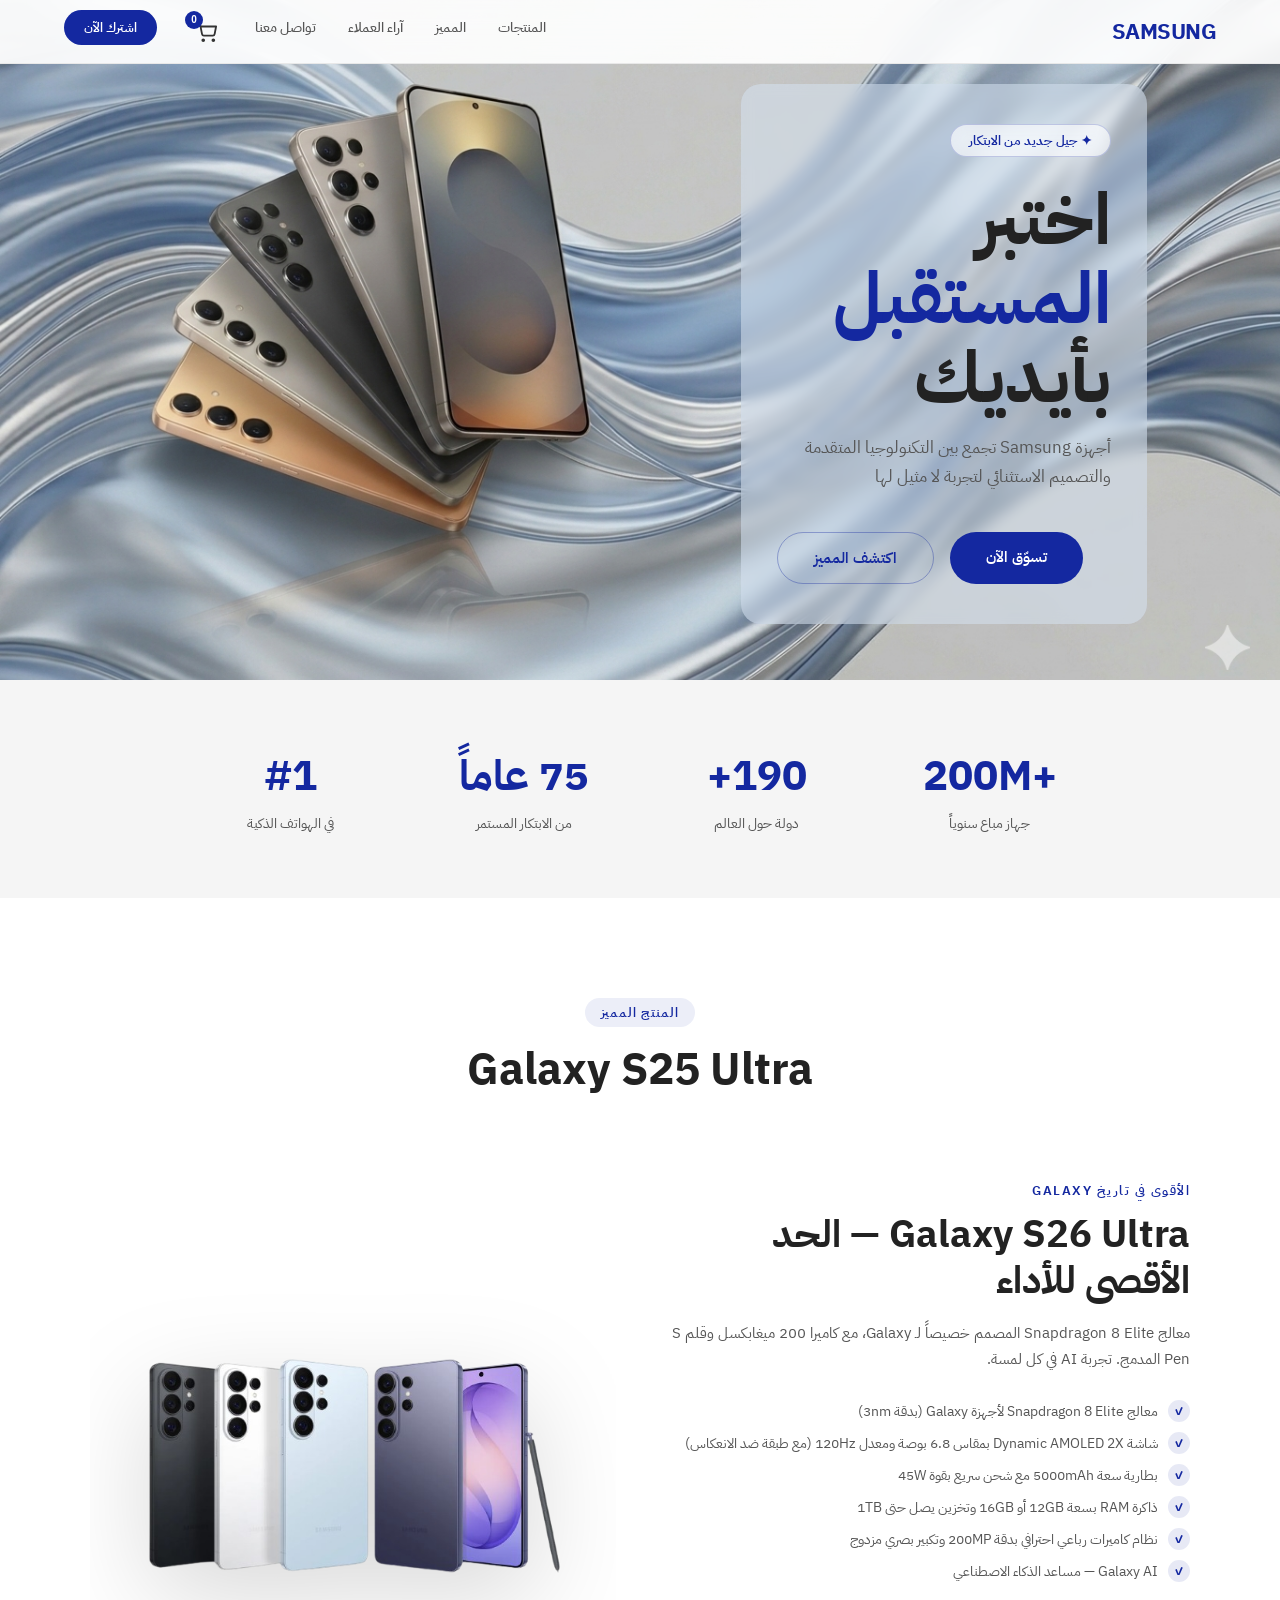
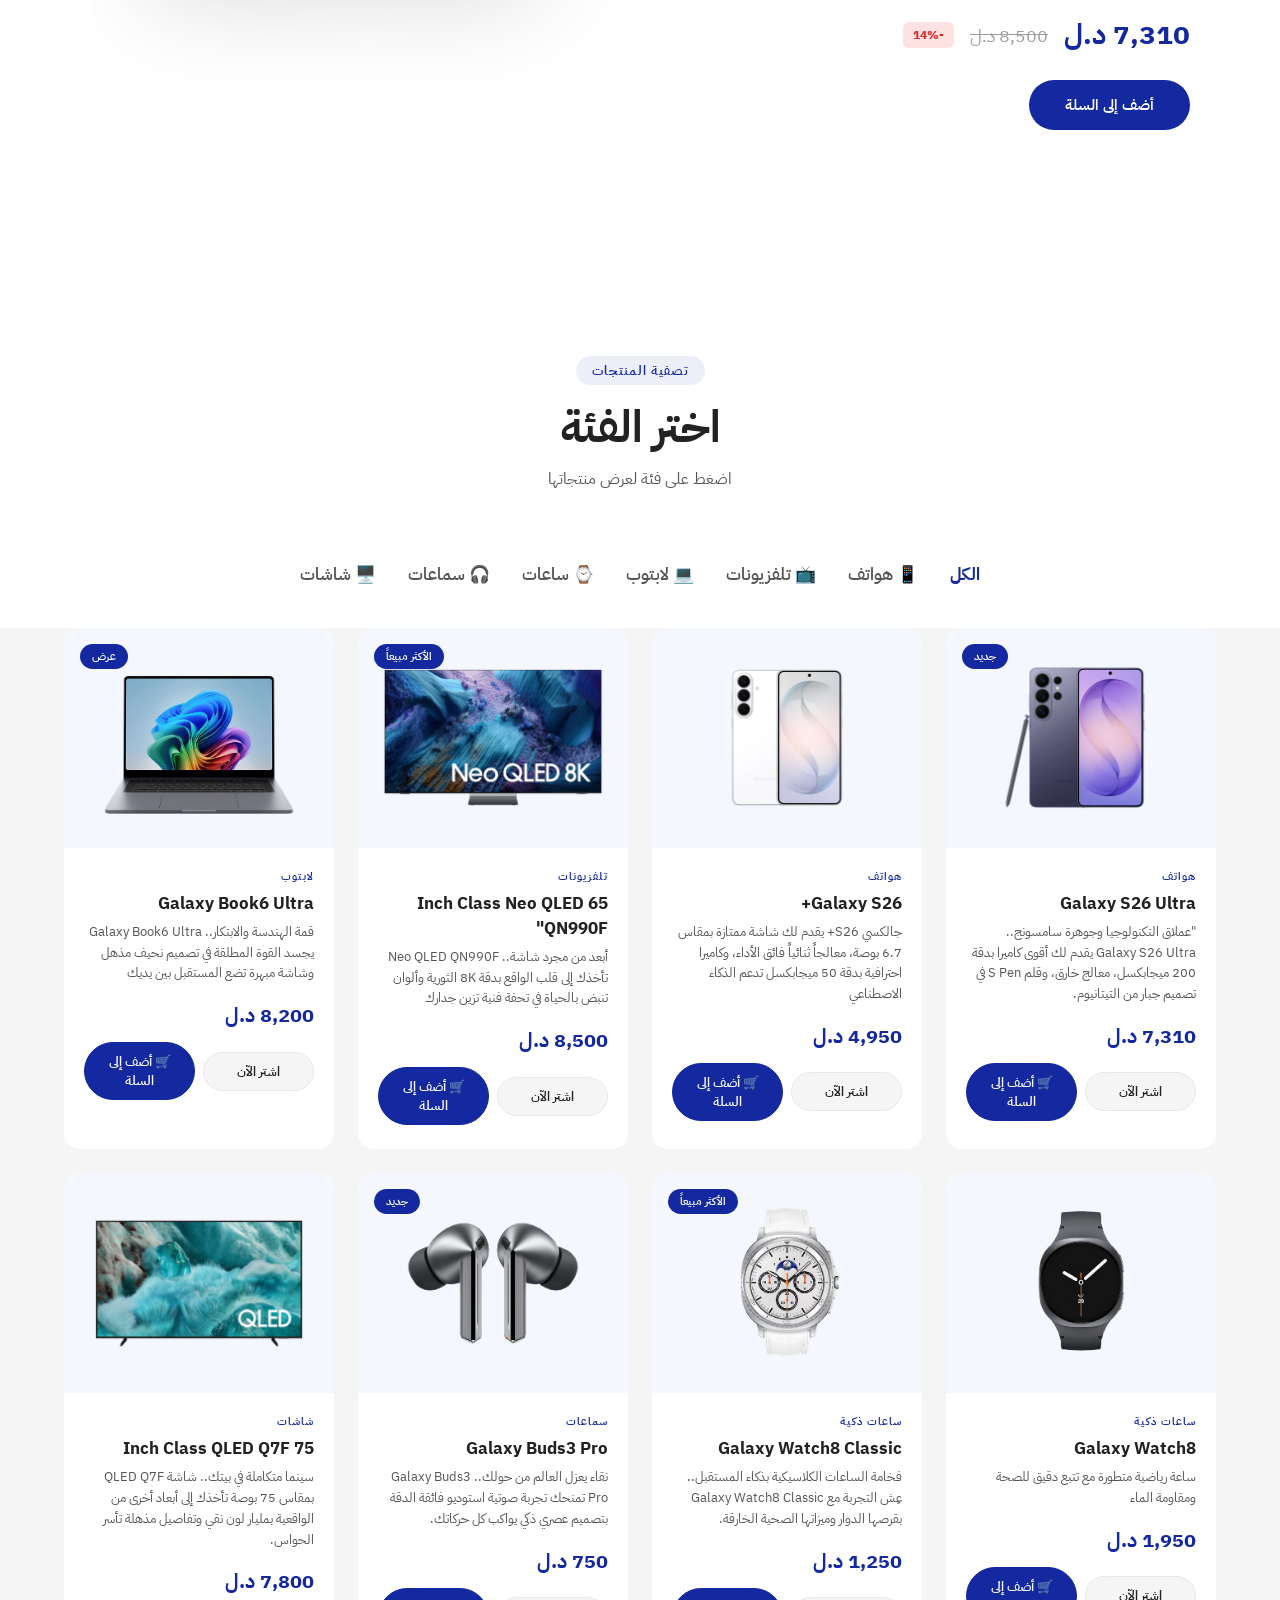
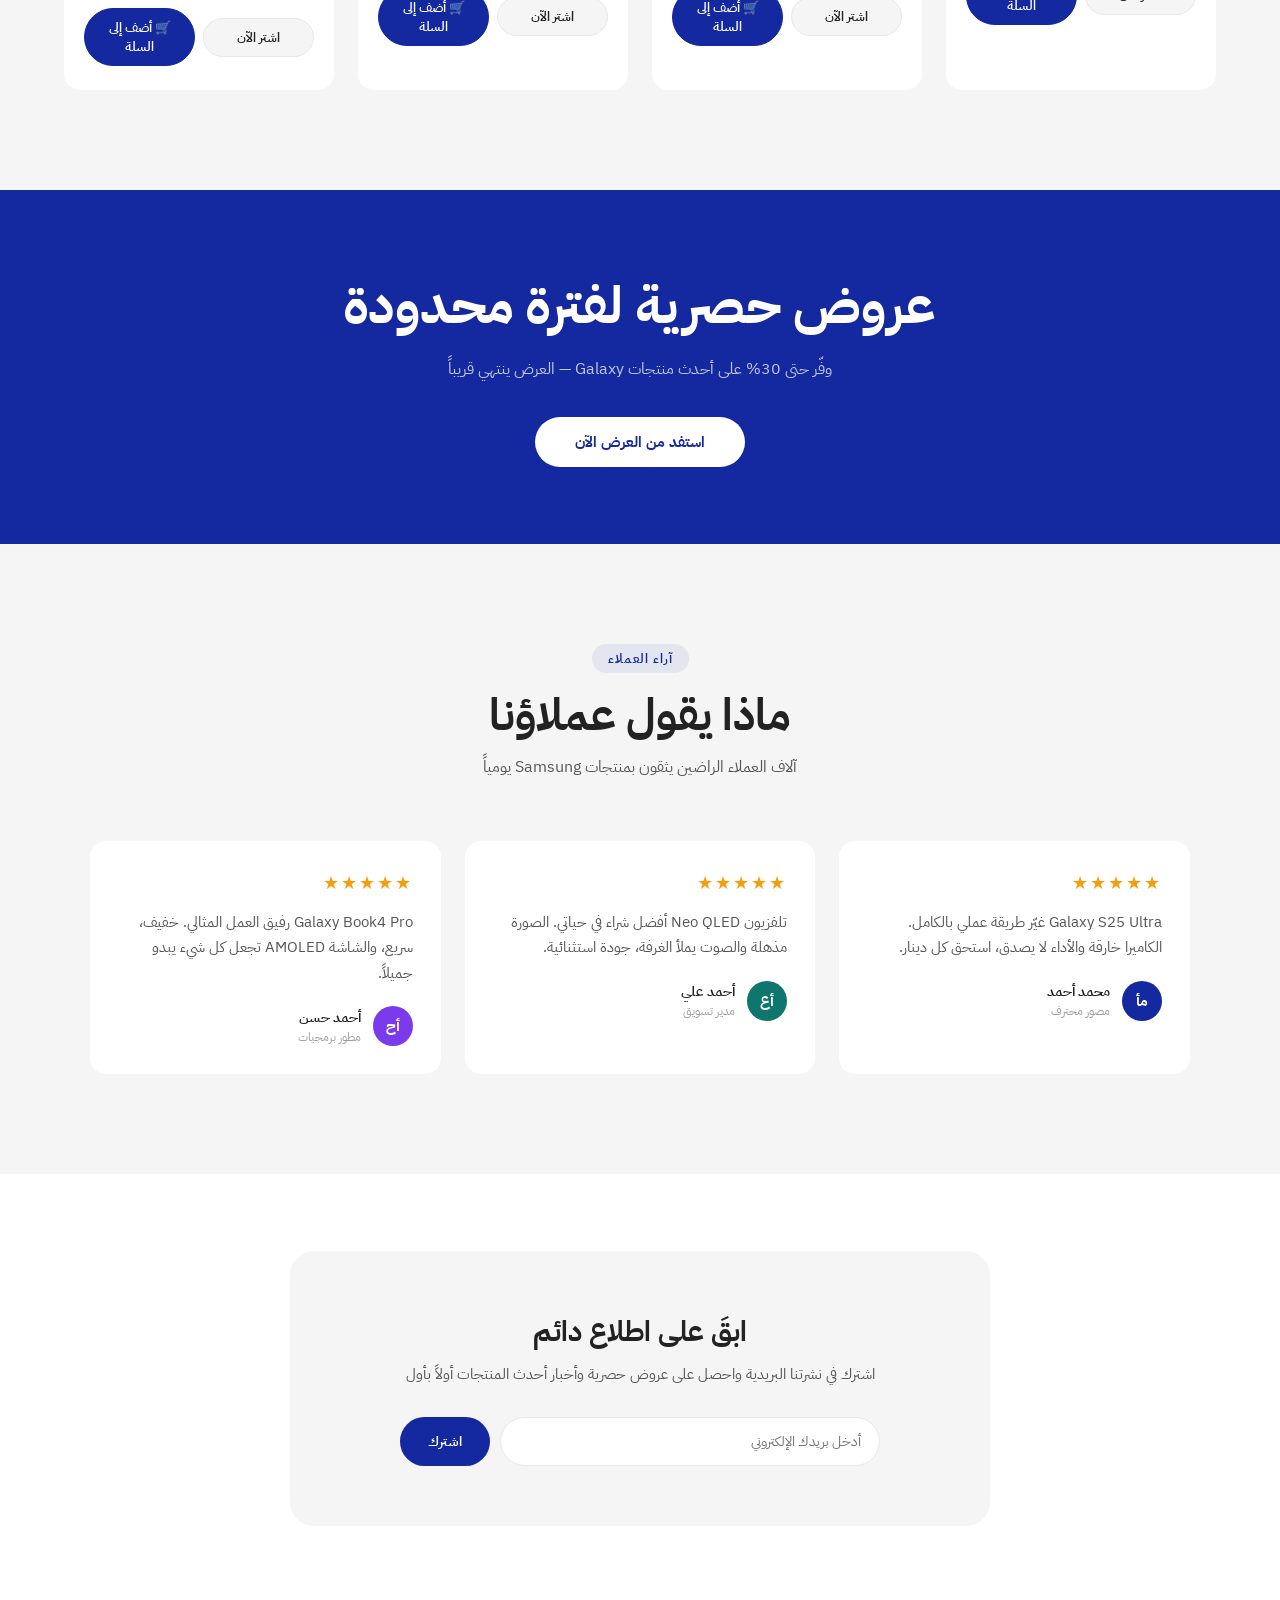
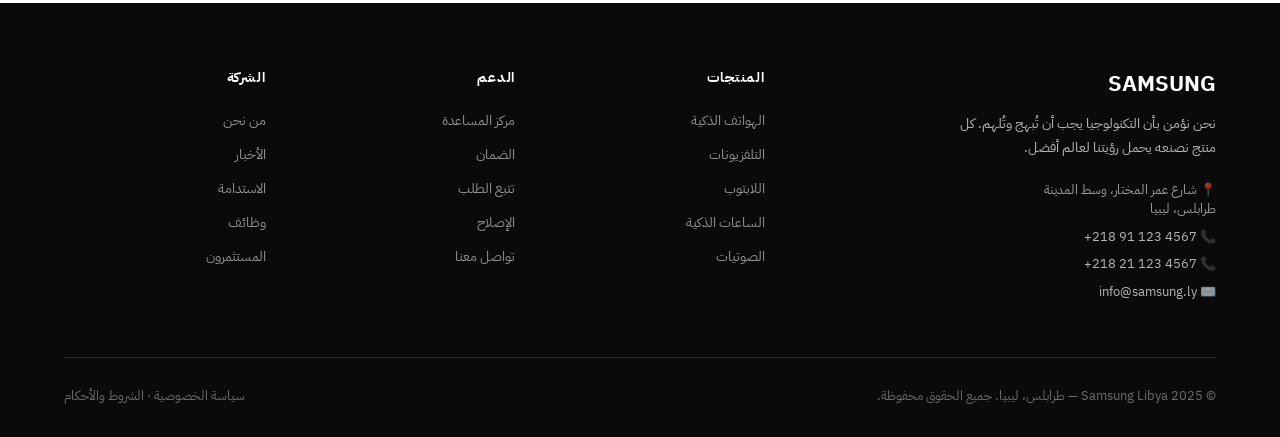
<file: index.html>
<!DOCTYPE html>
<html lang="ar" dir="rtl">
<head>
  <meta charset="UTF-8">
  <meta name="viewport" content="width=device-width, initial-scale=1.0">
  <meta name="description" content="سامسونج - اكتشف أحدث منتجات Samsung من هواتف وتلفزيونات وأجهزة منزلية">
  <meta name="keywords" content="Samsung, سامسونج, هواتف, تلفزيون, أجهزة">
  <meta name="author" content="Samsung Store">
  <title>Samsung - اكتشف الابتكار</title>
  <link rel="preconnect" href="https://fonts.googleapis.com">
  <link href="https://fonts.googleapis.com/css2?family=IBM+Plex+Sans+Arabic:wght@300;400;500;600;700&display=swap" rel="stylesheet">
  <link rel="stylesheet" href="style.css">

  <style>
    /* ── Card Video on Hover ── */
    .card-visual-video {
      position: relative;
    }
    .card-product-video {
      position: absolute;
      inset: 0;
      width: 100%;
      height: 100%;
      object-fit: contain;
      object-position: center;
      opacity: 0;
      transition: opacity 0.35s ease;
      background: #f5f7ff;
      border-radius: var(--radius, 16px) var(--radius, 16px) 0 0;
    }
    .card-visual-video.playing .card-product-video {
      opacity: 1;
    }
    .card-visual-video.playing .card-img-default {
      opacity: 0;
    }
    .card-img-default {
      transition: opacity 0.35s ease;
    }
  </style>
</head>
<body>

  <!-- NAVBAR -->
  <nav>
    <a href="#" class="nav-logo">SAMSUNG</a>
    <ul class="nav-links">
      <li><a href="#products">المنتجات</a></li>
      <li><a href="#featured">المميز</a></li>
      <li><a href="#testimonials">آراء العملاء</a></li>
      <li><a href="contact.html" target="_blank">تواصل معنا</a></li>
      <li>
        <button class="cart-btn" onclick="toggleCart()">
          <svg xmlns="http://www.w3.org/2000/svg" width="22" height="22" viewBox="0 0 24 24" fill="none" stroke="currentColor" stroke-width="2" stroke-linecap="round" stroke-linejoin="round">
            <circle cx="9" cy="21" r="1"/><circle cx="20" cy="21" r="1"/>
            <path d="M1 1h4l2.68 13.39a2 2 0 0 0 2 1.61h9.72a2 2 0 0 0 2-1.61L23 6H6"/>
          </svg>
          <span class="cart-count" id="cart-count">0</span>
        </button>
      </li>
      <li><a href="#newsletter" class="nav-cta">اشترك الآن</a></li>
    </ul>
    <!-- زر الجوال: السلة + ☰ -->
    <div class="mob-nav-right">
      <button class="cart-btn" onclick="toggleCart()">
        <svg xmlns="http://www.w3.org/2000/svg" width="22" height="22" viewBox="0 0 24 24" fill="none" stroke="currentColor" stroke-width="2" stroke-linecap="round" stroke-linejoin="round">
          <circle cx="9" cy="21" r="1"/><circle cx="20" cy="21" r="1"/>
          <path d="M1 1h4l2.68 13.39a2 2 0 0 0 2 1.61h9.72a2 2 0 0 0 2-1.61L23 6H6"/>
        </svg>
        <span class="cart-count" id="cart-count-mob">0</span>
      </button>
      <button class="nav-toggle" id="nav-toggle" onclick="toggleMenu()">☰</button>
    </div>
  </nav>

  <!-- MOBILE MENU -->
  <div class="mobile-menu" id="mobile-menu">
    <ul>
      <li><a href="#products" onclick="closeMenu()">المنتجات</a></li>
      <li><a href="#featured" onclick="closeMenu()">المميز</a></li>
      <li><a href="#testimonials" onclick="closeMenu()">آراء العملاء</a></li>
      <li><a href="contact.html" target="_blank" onclick="closeMenu()">تواصل معنا</a></li>
    </ul>
    <a href="#newsletter" class="mob-cta" onclick="closeMenu()">اشترك الآن</a>
  </div>

  <!-- HERO -->
  <section class="hero">
    <img src="2.png" alt="" class="hero-bg-full" />
    <div class="hero-inner">
      <div class="hero-content">
        <span class="hero-badge">✦ جيل جديد من الابتكار</span>
        <h1>اختبر <span>المستقبل</span><br>بأيديك</h1>
        <p>أجهزة Samsung تجمع بين التكنولوجيا المتقدمة والتصميم الاستثنائي لتجربة لا مثيل لها</p>
        <div class="hero-buttons">
          <a href="#products" class="btn-primary">تسوّق الآن</a>
          <a href="#featured" class="btn-outline">اكتشف المميز</a>
        </div>
      </div>
    </div>
  </section>

  <!-- STATS -->
  <div class="stats">
    <div class="stats-grid">
      <div class="stat-item">
        <h3>+200M</h3>
        <p>جهاز مباع سنوياً</p>
      </div>
      <div class="stat-item">
        <h3>190+</h3>
        <p>دولة حول العالم</p>
      </div>
      <div class="stat-item">
        <h3>75 عاماً</h3>
        <p>من الابتكار المستمر</p>
      </div>
      <div class="stat-item">
        <h3>#1</h3>
        <p>في الهواتف الذكية</p>
      </div>
    </div>
  </div>


  <!-- FEATURED PRODUCT -->
  <section class="featured" id="featured">
    <div class="section-header">
      <span class="section-tag">المنتج المميز</span>
      <h2 class="section-title">Galaxy S25 Ultra</h2>
    </div>
    <div class="featured-grid">
      <div class="featured-info">
        <h3>الأقوى في تاريخ Galaxy</h3>
        <h2>Galaxy S26 Ultra — الحد الأقصى للأداء</h2>
        <p>معالج Snapdragon 8 Elite المصمم خصيصاً لـ Galaxy، مع كاميرا 200 ميغابكسل وقلم S Pen المدمج. تجربة AI في كل لمسة.</p>
        <ul class="specs-list">
          <li>معالج Snapdragon 8 Elite لأجهزة Galaxy (بدقة 3nm)</li>
          <li>شاشة Dynamic AMOLED 2X بمقاس 6.8 بوصة ومعدل 120Hz (مع طبقة ضد الانعكاس)</li>
          <li>بطارية سعة 5000mAh مع شحن سريع بقوة 45W</li>
          <li>ذاكرة RAM بسعة 12GB أو 16GB وتخزين يصل حتى 1TB</li>
          <li>نظام كاميرات رباعي احترافي بدقة 200MP وتكبير بصري مزدوج</li>
          <li>Galaxy AI — مساعد الذكاء الاصطناعي</li>
        </ul>
        <div class="price-row">
          <span class="price">7,310 د.ل</span>
          <span class="price-old">8,500 د.ل</span>
          <span class="discount-badge">-14%</span>
        </div>
        <a href="#" class="btn-primary">أضف إلى السلة</a>
      </div>
      <div class="featured-visual">
        <img src="Lineup-removebg-preview.png" alt="Lineup-removebg-preview" class="featured-product-img" />
      </div>
    </div>
  </section>
<!-- FILTER SECTION -->
  <section class="search-section" id="products">
    <div class="section-header">
      <span class="section-tag">تصفية المنتجات</span>
      <h2 class="section-title">اختر الفئة</h2>
      <p class="section-sub">اضغط على فئة لعرض منتجاتها</p>
    </div>
    <div class="search-box">
      <div class="filter-tabs">
        <button class="filter-tab filter-tab-active" onclick="filterProducts('all')">الكل</button>
        <button class="filter-tab" onclick="filterProducts('phones')">📱 هواتف</button>
        <button class="filter-tab" onclick="filterProducts('tv')">📺 تلفزيونات</button>
        <button class="filter-tab" onclick="filterProducts('laptop')">💻 لابتوب</button>
        <button class="filter-tab" onclick="filterProducts('watch')">⌚ ساعات</button>
        <button class="filter-tab" onclick="filterProducts('audio')">🎧 سماعات</button>
        <button class="filter-tab" onclick="filterProducts('screen')">🖥️ شاشات</button>
      </div>
    </div>
  </section>

  <!-- PRODUCTS GRID -->
  <section class="products" style="padding-top: 0;">
    <div class="products-grid" id="productsGrid">

      <!-- هواتف -->
      <div class="product-card" data-cat="phones">
        <div class="card-visual card-visual-img">
          <span class="card-badge">جديد</span>
          <img
            src="s26u.jpg"
            alt="s26u"
            class="card-product-img"
          >
        </div>
        <div class="card-body">
          <div class="card-category">هواتف</div>
          <div class="card-title">Galaxy S26 Ultra</div>
          <div class="card-desc">"عملاق التكنولوجيا وجوهرة سامسونج.. Galaxy S26 Ultra يقدم لك أقوى كاميرا بدقة 200 ميجابكسل، معالج خارق، وقلم S Pen في تصميم جبار من التيتانيوم.</div>
          <div class="card-price-row"><span class="card-price">7,310 د.ل</span></div>
          <div class="card-footer">
            <a href="#" class="card-btn card-btn-buy">اشتر الآن</a>
            <button class="card-btn card-btn-cart">🛒 أضف إلى السلة</button>
          </div>
        </div>
      </div>

      <div class="product-card" data-cat="phones">
        <div class="card-visual card-visual-img">
          <img
            src="s26p.jpg"
            alt="s26p"
            class="card-product-img"
          >
        </div>
        <div class="card-body">
          <div class="card-category">هواتف</div>
          <div class="card-title">Galaxy S26+</div>
          <div class="card-desc">جالكسي S26+ يقدم لك شاشة ممتازة بمقاس 6.7 بوصة، معالجاً ثنائياً فائق الأداء، وكاميرا احترافية بدقة 50 ميجابكسل تدعم الذكاء الاصطناعي</div>
          <div class="card-price-row"><span class="card-price">4,950 د.ل</span></div>
          <div class="card-footer">
            <a href="#" class="card-btn card-btn-buy">اشتر الآن</a>
            <button class="card-btn card-btn-cart">🛒 أضف إلى السلة</button>
          </div>
        </div>
      </div>

      <!-- تلفزيونات -->
      <div class="product-card" data-cat="tv">
        <div class="card-visual card-visual-img">
          <span class="card-badge">الأكثر مبيعاً</span>
          <img
            src="nqled.png"
            alt="nqled"
            class="card-product-img"
          >
        </div>
        <div class="card-body">
          <div class="card-category">تلفزيونات</div>
          <div class="card-title">65 Inch Class Neo QLED QN990F"</div>
          <div class="card-desc">أبعد من مجرد شاشة.. Neo QLED QN990F تأخذك إلى قلب الواقع بدقة 8K الثورية وألوان تنبض بالحياة في تحفة فنية تزين جدارك</div>
          <div class="card-price-row"><span class="card-price">8,500 د.ل</span></div>
          <div class="card-footer">
            <a href="#" class="card-btn card-btn-buy">اشتر الآن</a>
            <button class="card-btn card-btn-cart">🛒 أضف إلى السلة</button>
          </div>
        </div>
      </div>

      <!-- لابتوب -->
      <div class="product-card" data-cat="laptop">
        <div class="card-visual card-visual-img">
          <span class="card-badge">عرض</span>
          <img
            src="us-galaxy-book6-ultra-16-inch-np960ujhe-np960ujh-xg2us-551616194-removebg-preview.png"
            alt="us-galaxy-book6-ultra-16-inch-np960ujhe-np960ujh-xg2us-551616194-removebg-preview"
            class="card-product-img"
          >
        </div>
        <div class="card-body">
          <div class="card-category">لابتوب</div>
          <div class="card-title">Galaxy Book6 Ultra</div>
          <div class="card-desc">قمة الهندسة والابتكار.. Galaxy Book6 Ultra يجسد القوة المطلقة في تصميم نحيف مذهل وشاشة مبهرة تضع المستقبل بين يديك</div>
          <div class="card-price-row"><span class="card-price">8,200 د.ل</span></div>
          <div class="card-footer">
            <a href="#" class="card-btn card-btn-buy">اشتر الآن</a>
            <button class="card-btn card-btn-cart">🛒 أضف إلى السلة</button>
          </div>
        </div>
      </div>

      <!-- ساعات -->
      <div class="product-card" data-cat="watch">
        <div class="card-visual card-visual-img card-visual-video"
             onmouseenter="playCardVideo(this)"
             onmouseleave="pauseCardVideo(this)">
          <img
            src="videoframe_10000-removebg-preview.png"
            alt="videoframe_10000"
            class="card-product-img card-img-default"
          >
          <video
            src="watch-ultra.mp4"
            class="card-product-video"
            muted
            playsinline
            loop
            preload="none"
          ></video>
        </div>
        <div class="card-body">
          <div class="card-category">ساعات ذكية</div>
          <div class="card-title">Galaxy Watch8</div>
          <div class="card-desc">ساعة رياضية متطورة مع تتبع دقيق للصحة ومقاومة الماء</div>
          <div class="card-price-row"><span class="card-price">1,950 د.ل</span></div>
          <div class="card-footer">
            <a href="#" class="card-btn card-btn-buy">اشتر الآن</a>
            <button class="card-btn card-btn-cart">🛒 أضف إلى السلة</button>
          </div>
        </div>
      </div>

      <div class="product-card" data-cat="watch">
        <div class="card-visual card-visual-img card-visual-video"
             onmouseenter="playCardVideo(this)"
             onmouseleave="pauseCardVideo(this)">
          <span class="card-badge">الأكثر مبيعاً</span>
          <img
            src="videoframe_10000__12_-removebg-preview.png"
            alt="Galaxy Watch8 Classic"
            class="card-product-img card-img-default watch-img"
          >
          <video
            src="11_Watch8-Classic-White-46mm-800x600.mp4"
            class="card-product-video"
            muted
            playsinline
            loop
            preload="none"
          ></video>
        </div>
        <div class="card-body">
          <div class="card-category">ساعات ذكية</div>
          <div class="card-title">Galaxy Watch8 Classic</div>
          <div class="card-desc" >فخامة الساعات الكلاسيكية بذكاء المستقبل.. عِش التجربة مع Galaxy Watch8 Classic بقرصها الدوار وميزاتها الصحية الخارقة.</div>
          <div class="card-price-row"><span class="card-price">1,250 د.ل</span></div>
          <div class="card-footer">
            <a href="#" class="card-btn card-btn-buy">اشتر الآن</a>
            <button class="card-btn card-btn-cart">🛒 أضف إلى السلة</button>
          </div>
        </div>
      </div>

      <!-- سماعات -->
      <div class="product-card" data-cat="audio">
        <div class="card-visual card-visual-img">
          <span class="card-badge">جديد</span>
          <img
            src="qa1-removebg-preview.png"
            alt="Galaxy Buds3 Pro"
            class="card-product-img"
          >
        </div>
        <div class="card-body">
          <div class="card-category">سماعات</div>
          <div class="card-title">Galaxy Buds3 Pro</div>
          <div class="card-desc">نقاء يعزل العالم من حولك.. Galaxy Buds3 Pro تمنحك تجربة صوتية استوديو فائقة الدقة بتصميم عصري ذكي يواكب كل حركاتك.</div>
          <div class="card-price-row"><span class="card-price">750 د.ل</span></div>
          <div class="card-footer">
            <a href="#" class="card-btn card-btn-buy">اشتر الآن</a>
            <button class="card-btn card-btn-cart">🛒 أضف إلى السلة</button>
          </div>
        </div>
      </div>

      <!-- شاشات -->
      <div class="product-card" data-cat="screen">
        <div class="card-visual card-visual-img">
          <img
            src="us-qled-q7f-543508-qn75q7faafxza-545864238.png"
            alt="75 Inch Class QLED Q7F"
            class="card-product-img odyssey-img"
          >
        </div>
        <div class="card-body">
          <div class="card-category">شاشات</div>
          <div class="card-title">75 Inch Class QLED Q7F</div>
          <div class="card-desc">سينما متكاملة في بيتك.. شاشة QLED Q7F بمقاس 75 بوصة تأخذك إلى أبعاد أخرى من الواقعية بمليار لون نقي وتفاصيل مذهلة تأسر الحواس.</div>
          <div class="card-price-row"><span class="card-price">7,800 د.ل</span></div>
          <div class="card-footer">
            <a href="#" class="card-btn card-btn-buy">اشتر الآن</a>
            <button class="card-btn card-btn-cart">🛒 أضف إلى السلة</button>
          </div>
        </div>
      </div>

    </div>
  </section>

  <!-- PROMO BANNER -->
  <section class="promo-banner">
    <h2>عروض حصرية لفترة محدودة</h2>
    <p>وفّر حتى 30% على أحدث منتجات Galaxy — العرض ينتهي قريباً</p>
    <a href="#products" class="btn-white">استفد من العرض الآن</a>
  </section>

  <!-- TESTIMONIALS -->
  <section class="testimonials" id="testimonials">
    <div class="section-header">
      <span class="section-tag">آراء العملاء</span>
      <h2 class="section-title">ماذا يقول عملاؤنا</h2>
      <p class="section-sub">آلاف العملاء الراضين يثقون بمنتجات Samsung يومياً</p>
    </div>
    <div class="t-grid">
      <div class="t-card">
        <div class="t-stars">★★★★★</div>
        <p class="t-text">Galaxy S25 Ultra غيّر طريقة عملي بالكامل. الكاميرا خارقة والأداء لا يصدق، استحق كل دينار.</p>
        <div class="t-author">
          <div class="t-avatar" style="background: var(--blue);">مأ</div>
          <div>
            <div class="t-name">محمد أحمد</div>
            <div class="t-role">مصور محترف</div>
          </div>
        </div>
      </div>
      <div class="t-card">
        <div class="t-stars">★★★★★</div>
        <p class="t-text">تلفزيون Neo QLED أفضل شراء في حياتي. الصورة مذهلة والصوت يملأ الغرفة، جودة استثنائية.</p>
        <div class="t-author">
          <div class="t-avatar" style="background: #0f766e;">أع</div>
          <div>
            <div class="t-name">أحمد علي</div>
            <div class="t-role">مدير تسويق</div>
          </div>
        </div>
      </div>
      <div class="t-card">
        <div class="t-stars">★★★★★</div>
        <p class="t-text">Galaxy Book4 Pro رفيق العمل المثالي. خفيف، سريع، والشاشة AMOLED تجعل كل شيء يبدو جميلاً.</p>
        <div class="t-author">
          <div class="t-avatar" style="background: #7c3aed;">أح</div>
          <div>
            <div class="t-name">أحمد حسن</div>
            <div class="t-role">مطور برمجيات</div>
          </div>
        </div>
      </div>
    </div>
  </section>

  <!-- NEWSLETTER -->
  <section class="newsletter" id="newsletter">
    <div class="newsletter-box">
      <h2>ابقَ على اطلاع دائم</h2>
      <p>اشترك في نشرتنا البريدية واحصل على عروض حصرية وأخبار أحدث المنتجات أولاً بأول</p>
      <div class="form-row">
        <input type="email" placeholder="أدخل بريدك الإلكتروني">
        <button type="button">اشترك</button>
      </div>
    </div>
  </section>

  <!-- FOOTER -->
  <footer>
    <div class="footer-grid">
      <div class="footer-brand">
        <h3>SAMSUNG</h3>
        <p>نحن نؤمن بأن التكنولوجيا يجب أن تُبهج وتُلهم. كل منتج نصنعه يحمل رؤيتنا لعالم أفضل.</p>
        <address class="footer-address">
          <p>📍 شارع عمر المختار، وسط المدينة<br>طرابلس، ليبيا</p>
          <p>📞 <a href="tel:+218911234567">‎+218 91 123 4567</a></p>
          <p>📞 <a href="tel:+218211234567">‎+218 21 123 4567</a></p>
          <p>✉️ <a href="mailto:info@samsung.ly">info@samsung.ly</a></p>
        </address>
      </div>
      <div class="footer-col">
        <h4>المنتجات</h4>
        <ul>
          <li><a href="#">الهواتف الذكية</a></li>
          <li><a href="#">التلفزيونات</a></li>
          <li><a href="#">اللابتوب</a></li>
          <li><a href="#">الساعات الذكية</a></li>
          <li><a href="#">الصوتيات</a></li>
        </ul>
      </div>
      <div class="footer-col">
        <h4>الدعم</h4>
        <ul>
          <li><a href="#">مركز المساعدة</a></li>
          <li><a href="#">الضمان</a></li>
          <li><a href="#">تتبع الطلب</a></li>
          <li><a href="#">الإصلاح</a></li>
          <li><a href="#">تواصل معنا</a></li>
        </ul>
      </div>
      <div class="footer-col">
        <h4>الشركة</h4>
        <ul>
          <li><a href="#">من نحن</a></li>
          <li><a href="#">الأخبار</a></li>
          <li><a href="#">الاستدامة</a></li>
          <li><a href="#">وظائف</a></li>
          <li><a href="#">المستثمرون</a></li>
        </ul>
      </div>
    </div>
    <div class="footer-bottom">
      <span>© 2025 Samsung Libya — طرابلس، ليبيا. جميع الحقوق محفوظة.</span>
      <span>سياسة الخصوصية · الشروط والأحكام</span>
    </div>
  </footer>


  <script>
    function playCardVideo(el) {
      const video = el.querySelector('.card-product-video');
      if (!video) return;
      video.load();
      const p = video.play();
      if (p !== undefined) {
        p.then(() => { el.classList.add('playing'); }).catch(() => {});
      } else {
        el.classList.add('playing');
      }
    }
    function pauseCardVideo(el) {
      const video = el.querySelector('.card-product-video');
      if (!video) return;
      el.classList.remove('playing');
      video.pause();
      video.currentTime = 0;
    }

    // Mobile touch support
    document.querySelectorAll('.card-visual-video').forEach(el => {
      el.addEventListener('touchstart', function(e) {
        if (el.classList.contains('playing')) {
          pauseCardVideo(el);
        } else {
          // pause any other playing videos first
          document.querySelectorAll('.card-visual-video.playing').forEach(other => pauseCardVideo(other));
          playCardVideo(el);
        }
      }, { passive: true });
    });
  </script>
  <script src="script.js"></script>
</body>
</html>
</file>
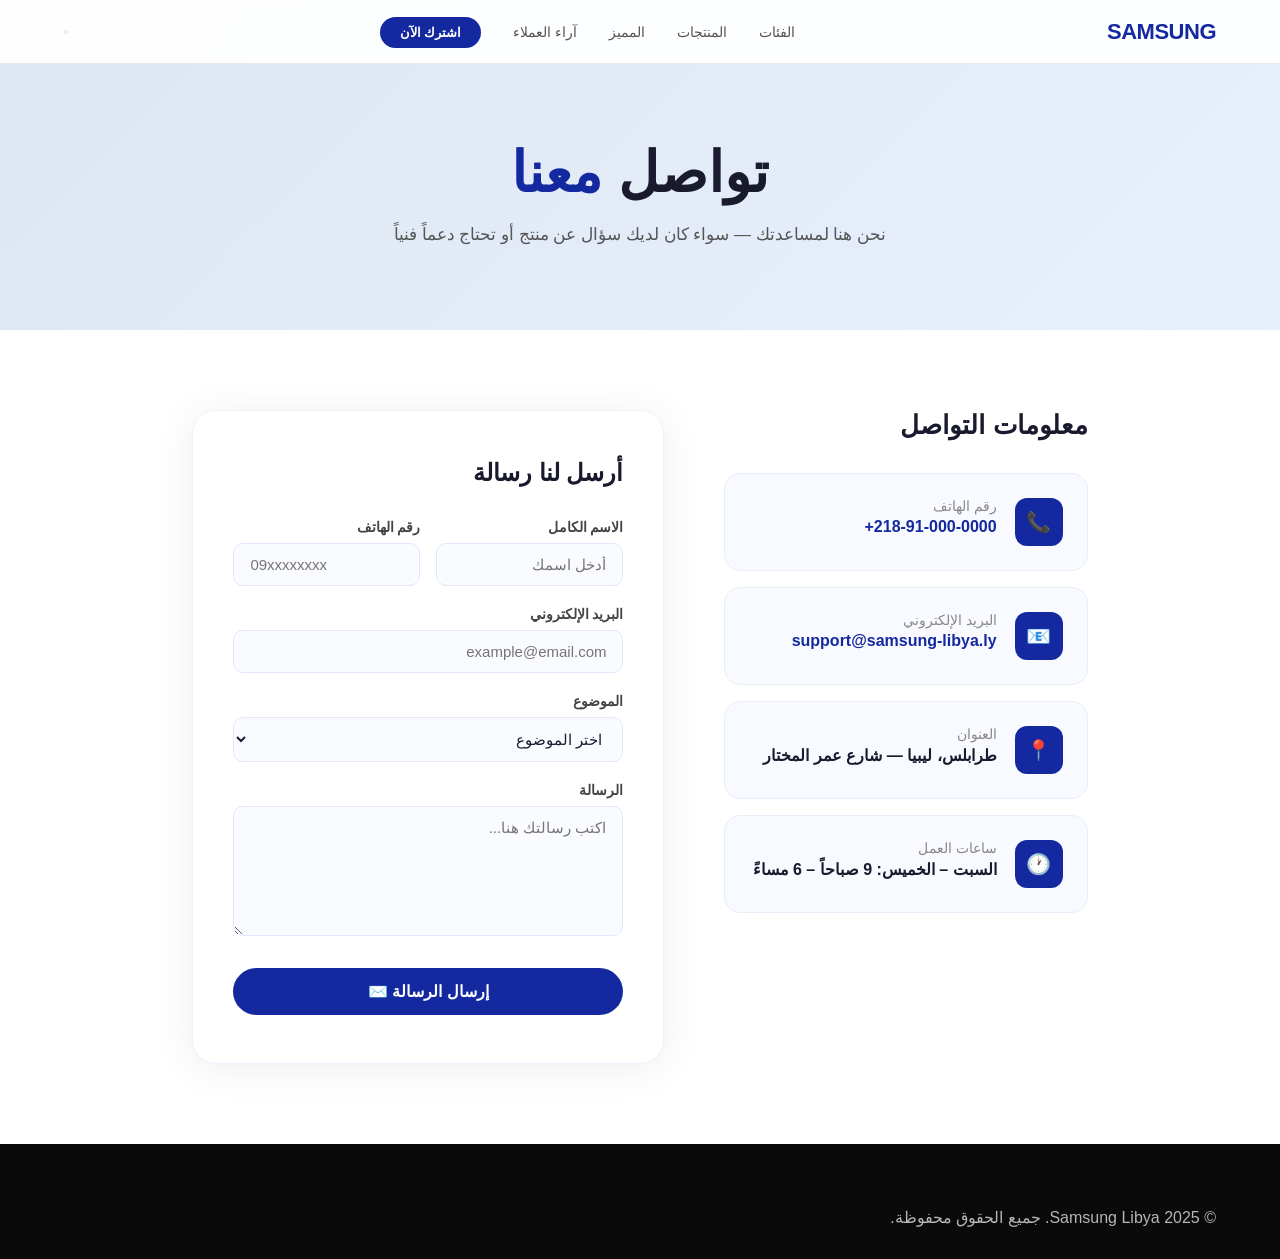
<file: contact.html>
<!DOCTYPE html>
<html lang="ar" dir="rtl">
<head>
  <meta charset="UTF-8" />
  <meta name="viewport" content="width=device-width, initial-scale=1.0" />
  <title>تواصل معنا — Samsung Libya</title>

  <link rel="stylesheet" href="style.css" />
  <link rel="stylesheet" href="contact.css" />
</head>

<body>

  <!-- NAV -->
  <nav>
    <a href="index.html" class="nav-logo">SAMSUNG</a>

    <ul class="nav-links">
      <li><a href="index.html#categories">الفئات</a></li>
      <li><a href="index.html#products">المنتجات</a></li>
      <li><a href="index.html#featured">المميز</a></li>
      <li><a href="index.html#testimonials">آراء العملاء</a></li>
      <li><a href="index.html#newsletter" class="nav-cta">اشترك الآن</a></li>
    </ul>

    <button
      class="nav-hamburger"
      id="nav-hamburger"
      aria-label="فتح القائمة"
      onclick="toggleMobileMenu()"
    >
      <span></span>
      <span></span>
      <span></span>
    </button>
  </nav>

  <!-- HERO -->
  <div class="contact-hero">
    <h1>تواصل <span>معنا</span></h1>

    <p>
      نحن هنا لمساعدتك — سواء كان لديك سؤال عن منتج أو تحتاج دعماً فنياً
    </p>
  </div>

  <!-- CONTACT SECTION -->
  <div class="contact-section">

    <!-- معلومات التواصل -->
    <div class="contact-info">

      <h2>معلومات التواصل</h2>

      <div class="info-card">
        <div class="info-icon">📞</div>

        <div class="info-text">
          <h4>رقم الهاتف</h4>
          <p>
            <a href="tel:+218910000000">218-91-000-0000+</a>
          </p>
        </div>
      </div>

      <div class="info-card">
        <div class="info-icon">📧</div>

        <div class="info-text">
          <h4>البريد الإلكتروني</h4>
          <p>
            <a href="mailto:support@samsung-libya.ly">
              support@samsung-libya.ly
            </a>
          </p>
        </div>
      </div>

      <div class="info-card">
        <div class="info-icon">📍</div>

        <div class="info-text">
          <h4>العنوان</h4>
          <p>طرابلس، ليبيا — شارع عمر المختار</p>
        </div>
      </div>

      <div class="info-card">
        <div class="info-icon">🕐</div>

        <div class="info-text">
          <h4>ساعات العمل</h4>
          <p>السبت – الخميس: 9 صباحاً – 6 مساءً</p>
        </div>
      </div>

    </div>

    <!-- الفورم -->
    <div class="contact-form-wrap">

      <h2>أرسل لنا رسالة</h2>

      <div class="form-row">

        <div class="form-group">
          <label>الاسم الكامل</label>
          <input type="text" id="name" placeholder="أدخل اسمك" />
        </div>

        <div class="form-group">
          <label>رقم الهاتف</label>
          <input type="tel" id="phone" placeholder="09xxxxxxxx" />
        </div>

      </div>

      <div class="form-group">
        <label>البريد الإلكتروني</label>

        <input
          type="email"
          id="email"
          placeholder="example@email.com"
        />
      </div>

      <div class="form-group">
        <label>الموضوع</label>

        <select id="subject">
          <option value="">اختر الموضوع</option>
          <option>استفسار عن منتج</option>
          <option>دعم فني</option>
          <option>طلب ضمان</option>
          <option>شكوى</option>
          <option>أخرى</option>
        </select>
      </div>

      <div class="form-group">
        <label>الرسالة</label>

        <textarea
          id="message"
          placeholder="اكتب رسالتك هنا..."
        ></textarea>
      </div>

      <button
        class="submit-btn"
        id="submit-btn"
        onclick="sendMessage()"
      >
        إرسال الرسالة ✉️
      </button>

      <div class="success-msg" id="success-msg"></div>

    </div>

  </div>

  <!-- سجل الرسائل -->
  <div class="messages-section" id="messages-section">

    <div class="messages-header">

      <h2>
        📋 سجل الرسائل
        <span class="msg-count" id="msg-count"></span>
      </h2>

      <button class="clear-all-btn" onclick="clearAllMessages()">
        🗑 مسح الكل
      </button>

    </div>

    <div class="messages-list" id="messages-list"></div>

    <p class="no-messages" id="no-messages">
      لا توجد رسائل محفوظة بعد.
    </p>

  </div>

  <!-- FOOTER -->
  <footer class="footer">
    <div class="footer-inner">
      <p class="footer-copy">
        © 2025 Samsung Libya. جميع الحقوق محفوظة.
      </p>
    </div>
  </footer>

  <script src="contact.js"></script>

</body>
</html>
</file>
<file: style.css>
/* ========================================
   Samsung Libya — style.css
   ======================================== */

/* ==========================================================================
   1. CSS VARIABLES
   ========================================================================== */

:root {
  --black:       #0a0a0a;
  --white:       #ffffff;
  --white-70:    rgba(255, 255, 255, 0.7);
  --blue:        #1428a0;
  --blue-light:  #2541c0;
  --gray-100:    #f5f5f5;
  --gray-200:    #e8e8e8;
  --gray-400:    #9e9e9e;
  --gray-600:    #555555;
  --gray-700:    #333333;
  --gray-800:    #222222;
  --card-bg:     #f0f3fa;
  --radius:      16px;
  --transition:  0.35s cubic-bezier(0.4, 0, 0.2, 1);
}


/* ==========================================================================
   2. RESET & BASE
   ========================================================================== */

* {
  margin: 0;
  padding: 0;
  box-sizing: border-box;
}

html {
  scroll-behavior: smooth;
}

body {
  font-family: 'IBM Plex Sans Arabic', sans-serif;
  background: var(--white);
  color: var(--black);
  direction: rtl;
  overflow-x: hidden;
}


/* ==========================================================================
   3. NAVBAR
   ========================================================================== */

nav {
  position: fixed;
  top: 0;
  right: 0;
  left: 0;
  z-index: 100;
  background: rgba(255, 255, 255, 0.92);
  backdrop-filter: blur(16px);
  border-bottom: 1px solid var(--gray-200);
  display: flex;
  align-items: center;
  justify-content: space-between;
  padding: 0 5%;
  height: 64px;
  transition: background var(--transition);
}

.nav-logo {
  font-size: 22px;
  font-weight: 700;
  color: var(--blue);
  letter-spacing: -0.5px;
  text-decoration: none;
}

.nav-links {
  display: flex;
  list-style: none;
  gap: 32px;
}

.nav-links a {
  text-decoration: none;
  color: var(--gray-600);
  font-size: 14px;
  font-weight: 500;
  transition: color var(--transition);
  position: relative;
}

.nav-links a::after {
  content: '';
  position: absolute;
  bottom: -4px;
  right: 0;
  width: 0;
  height: 2px;
  background: var(--blue);
  transition: width var(--transition);
}

.nav-links a:hover           { color: var(--blue); }
.nav-links a:hover::after    { width: 100%; }

.nav-links a.nav-cta {
  background: var(--blue);
  color: var(--white);
  padding: 8px 20px;
  border-radius: 50px;
  font-size: 13px;
  font-weight: 600;
  transition: background var(--transition), transform var(--transition);
}

.nav-links a.nav-cta:hover {
  background: var(--blue-light);
  color: var(--white);
  transform: translateY(-1px);
}

.nav-links a.nav-cta::after { display: none; }

/* Mobile nav toggle */
.mob-nav-right {
  display: none;
  align-items: center;
  gap: 4px;
}

.nav-toggle {
  background: none;
  border: none;
  font-size: 26px;
  color: var(--blue);
  cursor: pointer;
  padding: 4px 8px;
  line-height: 1;
}

/* Mobile drawer */
.mobile-menu {
  display: none;
  position: fixed;
  top: 64px;
  right: 0;
  left: 0;
  background: var(--white);
  z-index: 999;
  padding: 8px 5% 20px;
  box-shadow: 0 8px 24px rgba(0, 0, 0, 0.12);
  border-top: 1px solid var(--gray-200);
}

.mobile-menu.active { display: block; }

.mobile-menu ul { list-style: none; }

.mobile-menu ul li a {
  display: block;
  padding: 14px 8px;
  font-size: 16px;
  font-weight: 500;
  color: var(--gray-800);
  text-decoration: none;
  border-bottom: 1px solid var(--gray-200);
}

.mobile-menu ul li a:hover { color: var(--blue); }

.mobile-menu .mob-cta {
  display: block;
  margin-top: 16px;
  background: var(--blue);
  color: var(--white);
  text-align: center;
  padding: 14px;
  border-radius: 50px;
  font-weight: 700;
  font-size: 15px;
  text-decoration: none;
}

/* Cart button */
.cart-btn {
  position: relative;
  background: none;
  border: none;
  cursor: pointer;
  color: var(--gray-700);
  padding: 6px;
  display: flex;
  align-items: center;
  justify-content: center;
  transition: color var(--transition);
}

.cart-btn:hover { color: var(--blue); }

.cart-count {
  position: absolute;
  top: -4px;
  left: -4px;
  background: var(--blue);
  color: var(--white);
  font-size: 10px;
  font-weight: 700;
  min-width: 18px;
  height: 18px;
  border-radius: 50%;
  display: flex;
  align-items: center;
  justify-content: center;
  line-height: 1;
  padding: 0 3px;
  transition: transform 0.2s;
}

.cart-count.bump { transform: scale(1.4); }


/* ==========================================================================
   4. HERO
   ========================================================================== */

.hero {
  min-height: 580px;
  height: 100vh;
  max-height: 680px;
  background: #d6e2f0;
  display: flex;
  align-items: center;
  justify-content: center;
  padding-top: 64px;
  position: relative;
  overflow: hidden;
}

.hero-bg-full {
  position: absolute;
  inset: 0;
  width: 100%;
  height: 100%;
  object-fit: cover;
  object-position: left center;
  z-index: 0;
  display: block;
}

.hero-inner {
  display: flex;
  align-items: center;
  justify-content: flex-start;
  width: 100%;
  max-width: 1200px;
  height: 100%;
  position: relative;
  z-index: 1;
  padding: 0 6%;
}

.hero-content {
  flex: 0 0 40%;
  text-align: right;
  background: rgba(214, 226, 240, 0.55);
  backdrop-filter: blur(6px);
  border-radius: 20px;
  padding: clamp(20px, 4vw, 40px) clamp(16px, 4vw, 36px);
  margin-top: clamp(20px, 5vw, 80px);
  animation: fadeInUp 0.9s ease 0.1s both;
}

.hero-badge {
  display: inline-block;
  background: rgba(255, 255, 255, 0.60);
  color: var(--blue);
  border: 1px solid rgba(20, 40, 160, 0.22);
  padding: 6px 18px;
  border-radius: 50px;
  font-size: 13px;
  font-weight: 600;
  margin-bottom: 24px;
  backdrop-filter: blur(8px);
  animation: fadeInDown 0.8s ease forwards;
}

.hero h1 {
  font-size: clamp(26px, 6vw, 72px);
  font-weight: 700;
  color: var(--gray-800);
  line-height: 1.1;
  margin-bottom: 16px;
}

.hero h1 span { color: var(--blue); }

.hero p {
  font-size: clamp(13px, 2vw, 17px);
  color: var(--gray-600);
  max-width: 400px;
  margin: 0 0 clamp(20px, 4vw, 40px);
  line-height: 1.7;
}

.hero-buttons {
  display: flex;
  gap: 16px;
  flex-wrap: wrap;
  justify-content: flex-end;
  animation: fadeInUp 1s ease 0.3s both;
}


/* ==========================================================================
   5. BUTTONS
   ========================================================================== */

.btn-primary {
  background: var(--blue);
  color: var(--white);
  padding: 14px 36px;
  border-radius: 50px;
  text-decoration: none;
  font-size: 15px;
  font-weight: 600;
  display: inline-block;
  transition: background var(--transition), transform var(--transition), box-shadow var(--transition);
}

.btn-primary:hover {
  background: var(--blue-light);
  transform: translateY(-2px);
  box-shadow: 0 12px 32px rgba(20, 40, 160, 0.4);
}

.btn-outline {
  background: transparent;
  color: var(--blue);
  padding: 14px 36px;
  border-radius: 50px;
  text-decoration: none;
  font-size: 15px;
  font-weight: 600;
  border: 1.5px solid rgba(20, 40, 160, 0.35);
  display: inline-block;
  transition: border-color var(--transition), transform var(--transition), background var(--transition);
}

.btn-outline:hover {
  border-color: var(--blue);
  background: rgba(20, 40, 160, 0.06);
  transform: translateY(-2px);
}

.btn-white {
  background: var(--white);
  color: var(--blue);
  padding: 14px 40px;
  border-radius: 50px;
  text-decoration: none;
  font-size: 15px;
  font-weight: 700;
  display: inline-block;
  transition: transform var(--transition), box-shadow var(--transition);
}

.btn-white:hover {
  transform: translateY(-2px);
  box-shadow: 0 12px 32px rgba(0, 0, 0, 0.2);
}


/* ==========================================================================
   6. STATS
   ========================================================================== */

.stats {
  background: var(--gray-100);
  padding: clamp(32px, 5vw, 64px) 5%;
}

.stats-grid {
  display: grid;
  grid-template-columns: repeat(auto-fit, minmax(130px, 1fr));
  gap: clamp(16px, 3vw, 32px);
  max-width: 900px;
  margin: 0 auto;
  text-align: center;
}

.stat-item h3 {
  font-size: clamp(26px, 5vw, 42px);
  font-weight: 700;
  color: var(--blue);
  margin-bottom: 6px;
}

.stat-item p {
  font-size: clamp(12px, 1.5vw, 14px);
  color: var(--gray-600);
  font-weight: 400;
}


/* ==========================================================================
   7. SECTION COMMON
   ========================================================================== */

section { padding: clamp(48px, 8vw, 100px) 5%; }

.section-header {
  text-align: center;
  margin-bottom: 60px;
}

.section-tag {
  display: inline-block;
  background: rgba(20, 40, 160, 0.08);
  color: var(--blue);
  padding: 5px 16px;
  border-radius: 50px;
  font-size: 13px;
  font-weight: 600;
  margin-bottom: 16px;
  text-transform: uppercase;
  letter-spacing: 1px;
}

.section-title {
  font-size: clamp(28px, 4vw, 44px);
  font-weight: 700;
  color: var(--gray-800);
  margin-bottom: 12px;
  line-height: 1.2;
}

.section-sub {
  font-size: 16px;
  color: var(--gray-600);
  max-width: 520px;
  margin: 0 auto;
  line-height: 1.7;
}


/* ==========================================================================
   8. FEATURED PRODUCT
   ========================================================================== */

.featured { background: var(--white); }

.featured-grid {
  display: grid;
  grid-template-columns: 1fr 1fr;
  gap: 48px;
  align-items: center;
  max-width: 1100px;
  margin: 0 auto;
}

.featured-visual {
  border-radius: var(--radius);
  text-align: center;
  position: relative;
  overflow: hidden;
  padding: 0;
  background: transparent;
}

.featured-img-bg {
  background: var(--card-bg);
  border-radius: var(--radius);
  position: relative;
  overflow: hidden;
  min-height: clamp(280px, 50vw, 600px);
  display: flex;
  align-items: center;
  justify-content: center;
}

.featured-img-bg::before {
  content: '';
  position: absolute;
  top: -80px;
  right: -80px;
  width: 300px;
  height: 300px;
  background: radial-gradient(circle, rgba(20, 40, 160, 0.12) 0%, transparent 70%);
  pointer-events: none;
}

.featured-img-bg::after {
  content: '';
  position: absolute;
  bottom: -60px;
  left: -40px;
  width: 220px;
  height: 220px;
  background: radial-gradient(circle, rgba(59, 130, 246, 0.15) 0%, transparent 70%);
  pointer-events: none;
}

.featured-product-img {
  width: 100%;
  height: clamp(280px, 50vw, 600px);
  object-fit: contain;
  object-position: center;
  display: block;
  margin: 0 auto;
  position: relative;
  z-index: 2;
  border-radius: var(--radius);
  filter: drop-shadow(0 30px 50px rgba(0, 0, 0, 0.15));
  transition: transform 0.5s cubic-bezier(0.4, 0, 0.2, 1);
}

.featured-visual:hover .featured-product-img {
  transform: translateY(-10px) scale(1.03);
}

/* Fallback placeholder (no image) */
.product-img-placeholder {
  width: 220px;
  height: 380px;
  background: linear-gradient(160deg, #e0e7ff 0%, #c7d2fe 100%);
  border-radius: 28px;
  margin: 0 auto;
  display: flex;
  align-items: center;
  justify-content: center;
  font-size: 64px;
  color: var(--blue);
  font-weight: 700;
  box-shadow: 0 24px 48px rgba(20, 40, 160, 0.2);
  position: relative;
  z-index: 1;
  transition: transform var(--transition);
}

.featured-visual:hover .product-img-placeholder {
  transform: translateY(-8px) rotate(-1deg);
}

.featured-info h3 {
  font-size: 13px;
  color: var(--blue);
  font-weight: 600;
  text-transform: uppercase;
  letter-spacing: 1.5px;
  margin-bottom: 12px;
}

.featured-info h2 {
  font-size: clamp(24px, 3.5vw, 38px);
  font-weight: 700;
  color: var(--gray-800);
  line-height: 1.2;
  margin-bottom: 16px;
}

.featured-info p {
  font-size: 15px;
  color: var(--gray-600);
  line-height: 1.75;
  margin-bottom: 28px;
}

.specs-list {
  list-style: none;
  display: flex;
  flex-direction: column;
  gap: 10px;
  margin-bottom: 32px;
}

.specs-list li {
  display: flex;
  align-items: center;
  gap: 10px;
  font-size: 14px;
  color: var(--gray-600);
}

.specs-list li::before {
  content: '✓';
  width: 22px;
  height: 22px;
  background: rgba(20, 40, 160, 0.1);
  color: var(--blue);
  border-radius: 50%;
  display: flex;
  align-items: center;
  justify-content: center;
  font-size: 11px;
  font-weight: 700;
  flex-shrink: 0;
}

.price-row {
  display: flex;
  align-items: center;
  gap: 16px;
  margin-bottom: 24px;
}

.price {
  font-size: 28px;
  font-weight: 700;
  color: var(--blue);
}

.price-old {
  font-size: 18px;
  color: var(--gray-400);
  text-decoration: line-through;
}

.discount-badge {
  background: #fee2e2;
  color: #dc2626;
  padding: 4px 10px;
  border-radius: 6px;
  font-size: 12px;
  font-weight: 700;
}


/* ==========================================================================
   9. SEARCH & FILTER TABS
   ========================================================================== */

.search-section {
  background: var(--white);
  padding-bottom: 32px;
}

.search-box {
  max-width: 800px;
  margin: 0 auto;
}

.filter-tabs {
  display: flex;
  gap: 4px;
  flex-wrap: nowrap;
  justify-content: center;
}

.filter-tab {
  background: transparent;
  border: none;
  color: var(--gray-600);
  padding: 9px 14px;
  border-radius: 50px;
  font-size: 17px;
  font-weight: 600;
  font-family: 'IBM Plex Sans Arabic', sans-serif;
  text-decoration: none;
  cursor: pointer;
  white-space: nowrap;
  display: inline-block;
  transition: color var(--transition), background var(--transition);
}

.filter-tab:hover {
  border-color: var(--blue);
  color: var(--blue);
  background: rgba(20, 40, 160, 0.05);
}

.filter-tab.filter-tab-active {
  background: transparent;
  border: none;
  color: var(--blue);
  font-weight: 700;
}


/* ==========================================================================
   10. PRODUCTS GRID
   ========================================================================== */

.products { background: var(--gray-100); }

.products-grid {
  display: grid;
  grid-template-columns: repeat(4, 1fr);
  gap: 24px;
  max-width: 1200px;
  margin: 0 auto;
}

.product-card {
  background: var(--white);
  border-radius: var(--radius);
  overflow: hidden;
  cursor: pointer;
  transition: transform var(--transition), box-shadow var(--transition);
}

.product-card:hover {
  transform: translateY(-8px);
  box-shadow: 0 24px 48px rgba(0, 0, 0, 0.1);
}

/* Card visual area */
.card-visual {
  background: var(--gray-100);
  padding: 40px 24px;
  text-align: center;
  position: relative;
  border-radius: var(--radius) var(--radius) 0 0;
  overflow: hidden;
}

.card-visual-img {
  background: #f5f7ff;
  height: 220px;
  display: flex;
  align-items: center;
  justify-content: center;
  border-radius: var(--radius) var(--radius) 0 0;
  overflow: hidden;
  padding: 16px;
  box-sizing: border-box;
}

.card-product-img {
  width: 100%;
  height: 100%;
  object-fit: contain;
  object-position: center center;
  display: block;
  transition: transform var(--transition);
}

.product-card:hover .card-product-img {
  transform: scale(1.06) translateY(-4px);
}

.card-badge {
  position: absolute;
  top: 16px;
  left: 16px;
  background: var(--blue);
  color: var(--white);
  padding: 4px 12px;
  border-radius: 50px;
  font-size: 11px;
  font-weight: 600;
  z-index: 2;
}

.card-icon {
  font-size: 72px;
  line-height: 1;
  display: block;
  transition: transform var(--transition);
}

.product-card:hover .card-icon { transform: scale(1.08); }

.card-icon-fallback { display: none; }

/* Card body */
.card-body { padding: 20px 20px 24px; }

.card-category {
  font-size: 11px;
  font-weight: 600;
  color: var(--blue);
  text-transform: uppercase;
  letter-spacing: 1px;
  margin-bottom: 6px;
}

.card-title {
  font-size: 17px;
  font-weight: 700;
  color: var(--gray-800);
  margin-bottom: 6px;
}

.card-desc {
  font-size: 13px;
  color: var(--gray-600);
  line-height: 1.6;
  margin-bottom: 16px;
}

.card-footer {
  display: flex;
  align-items: center;
  justify-content: space-between;
}

.card-price {
  font-size: 20px;
  font-weight: 700;
  color: var(--blue);
}

.card-btn {
  background: var(--gray-100);
  color: var(--gray-800);
  border: none;
  padding: 8px 18px;
  border-radius: 50px;
  font-size: 13px;
  font-weight: 600;
  cursor: pointer;
  font-family: inherit;
  text-decoration: none;
  display: inline-block;
  transition: background var(--transition), color var(--transition);
}

.card-btn:hover {
  background: var(--blue);
  color: var(--white);
}

/* ── Card two buttons ── */
.card-price-row {
  display: flex;
  align-items: center;
  margin-bottom: 12px;
}

.card-footer {
  display: flex;
  gap: 8px;
}

.card-btn {
  flex: 1;
  text-align: center;
  padding: 9px 10px;
}

.card-btn-buy {
  background: var(--gray-100);
  color: var(--gray-800);
  border: 1.5px solid var(--gray-200);
}

.card-btn-buy:hover {
  background: var(--gray-100);
  color: var(--gray-800);
  border-color: var(--gray-200);
}

.card-btn-cart {
  background: #1428a0;
  color: #fff;
  border: 1.5px solid #1428a0;
}

.card-btn-cart:hover {
  background: #0f1f80;
  border-color: #0f1f80;
  color: #fff;
}


/* ==========================================================================
   11. CATEGORIES
   ========================================================================== */

.categories { background: var(--white); }

.cat-grid {
  display: grid;
  grid-template-columns: repeat(auto-fit, minmax(180px, 1fr));
  gap: 16px;
  max-width: 1100px;
  margin: 0 auto;
}

.cat-card {
  background: var(--gray-100);
  border-radius: var(--radius);
  padding: 32px 20px;
  text-align: center;
  text-decoration: none;
  color: var(--gray-800);
  display: block;
  cursor: default;
}

.cat-icon {
  font-size: 40px;
  display: block;
  margin-bottom: 12px;
}

.cat-icon svg,
.cat-icon img {
  width: 52px;
  height: 52px;
  display: block;
  margin: 0 auto;
}

.cat-name {
  font-size: 15px;
  font-weight: 600;
}

.cat-count {
  font-size: 12px;
  opacity: 0.65;
  margin-top: 4px;
}


/* ==========================================================================
   12. PROMO BANNER
   ========================================================================== */

.promo-banner {
  background: var(--blue);
  padding: clamp(40px, 6vw, 80px) 5%;
  text-align: center;
}

.promo-banner h2 {
  font-size: clamp(22px, 5vw, 52px);
  font-weight: 700;
  color: var(--white);
  margin-bottom: 12px;
}

.promo-banner p {
  font-size: clamp(13px, 2vw, 16px);
  color: rgba(255, 255, 255, 0.75);
  margin-bottom: clamp(20px, 4vw, 36px);
}


/* ==========================================================================
   13. TESTIMONIALS
   ========================================================================== */

.testimonials { background: var(--gray-100); }

.t-grid {
  display: grid;
  grid-template-columns: repeat(auto-fit, minmax(280px, 1fr));
  gap: 24px;
  max-width: 1100px;
  margin: 0 auto;
}

.t-card {
  background: var(--white);
  border-radius: var(--radius);
  padding: 28px;
  transition: transform var(--transition);
}

.t-card:hover { transform: translateY(-4px); }

.t-stars {
  color: #f59e0b;
  font-size: 18px;
  margin-bottom: 14px;
  letter-spacing: 2px;
}

.t-text {
  font-size: 15px;
  color: var(--gray-600);
  line-height: 1.7;
  margin-bottom: 20px;
}

.t-author {
  display: flex;
  align-items: center;
  gap: 12px;
}

.t-avatar {
  width: 40px;
  height: 40px;
  border-radius: 50%;
  display: flex;
  align-items: center;
  justify-content: center;
  font-size: 15px;
  font-weight: 700;
  color: var(--white);
  flex-shrink: 0;
}

.t-name {
  font-size: 14px;
  font-weight: 600;
  color: var(--gray-800);
}

.t-role {
  font-size: 12px;
  color: var(--gray-400);
}


/* ==========================================================================
   14. NEWSLETTER
   ========================================================================== */

.newsletter {
  background: var(--white);
  padding: clamp(40px, 6vw, 80px) 5%;
}

.newsletter-box {
  background: var(--gray-100);
  border-radius: 24px;
  padding: clamp(28px, 5vw, 60px) clamp(20px, 5vw, 48px);
  max-width: 700px;
  margin: 0 auto;
  text-align: center;
}

.newsletter-box h2 {
  font-size: clamp(20px, 4vw, 28px);
  font-weight: 700;
  color: var(--gray-800);
  margin-bottom: 10px;
}

.newsletter-box p {
  font-size: clamp(13px, 2vw, 15px);
  color: var(--gray-600);
  margin-bottom: clamp(20px, 4vw, 32px);
}

.form-row {
  display: flex;
  gap: 10px;
  max-width: 480px;
  margin: 0 auto;
  flex-wrap: wrap;
}

.form-row input[type="email"] {
  flex: 1;
  padding: 13px 18px;
  border: 1.5px solid var(--gray-200);
  border-radius: 50px;
  font-size: 14px;
  font-family: inherit;
  outline: none;
  background: var(--white);
  direction: rtl;
  transition: border-color var(--transition);
}

.form-row input[type="email"]:focus { border-color: var(--blue); }

.form-row button {
  background: var(--blue);
  color: var(--white);
  border: none;
  padding: 13px 28px;
  border-radius: 50px;
  font-size: 14px;
  font-weight: 600;
  font-family: inherit;
  cursor: pointer;
  white-space: nowrap;
  transition: background var(--transition), transform var(--transition);
}

.form-row button:hover {
  background: var(--blue-light);
  transform: translateY(-1px);
}


/* ==========================================================================
   15. FOOTER
   ========================================================================== */

footer {
  background: var(--black);
  color: var(--white-70);
  padding: 64px 5% 32px;
}

.footer-grid {
  display: grid;
  grid-template-columns: 2fr repeat(3, 1fr);
  gap: 48px;
  margin-bottom: 56px;
}

.footer-brand h3 {
  font-size: 22px;
  font-weight: 700;
  color: var(--white);
  margin-bottom: 12px;
}

.footer-brand p {
  font-size: 14px;
  line-height: 1.7;
  max-width: 280px;
}

.footer-address {
  font-style: normal;
  margin-top: 20px;
  display: flex;
  flex-direction: column;
  gap: 8px;
}

.footer-address p {
  font-size: 13px;
  color: rgba(255, 255, 255, 0.6);
  max-width: 100%;
  line-height: 1.5;
}

.footer-address a {
  color: var(--white-70);
  text-decoration: none;
  transition: color var(--transition);
}

.footer-address a:hover { color: var(--white); }

.footer-col h4 {
  font-size: 14px;
  font-weight: 700;
  color: var(--white);
  margin-bottom: 20px;
  text-transform: uppercase;
  letter-spacing: 0.8px;
}

.footer-col ul {
  list-style: none;
  display: flex;
  flex-direction: column;
  gap: 10px;
}

.footer-col a {
  text-decoration: none;
  color: rgba(255, 255, 255, 0.55);
  font-size: 14px;
  transition: color var(--transition);
}

.footer-col a:hover { color: var(--white); }

.footer-bottom {
  border-top: 1px solid rgba(255, 255, 255, 0.12);
  padding-top: 28px;
  display: flex;
  align-items: center;
  justify-content: space-between;
  font-size: 13px;
  color: rgba(255, 255, 255, 0.4);
}


/* ==========================================================================
   16. ACCESSIBILITY — FOCUS STYLES
   ========================================================================== */

:focus-visible {
  outline: 2px solid var(--blue);
  outline-offset: 3px;
  border-radius: var(--radius-sm, 4px);
}

.btn-primary:focus-visible,
.btn-outline:focus-visible,
.btn-white:focus-visible,
.card-btn:focus-visible,
.nav-cta:focus-visible {
  outline-offset: 4px;
  box-shadow: 0 0 0 4px rgba(20, 40, 160, 0.25);
}


/* ==========================================================================
   17. ANIMATIONS
   ========================================================================== */

@keyframes fadeInUp {
  from { opacity: 0; transform: translateY(32px); }
  to   { opacity: 1; transform: translateY(0); }
}

@keyframes fadeInDown {
  from { opacity: 0; transform: translateY(-20px); }
  to   { opacity: 1; transform: translateY(0); }
}


/* ==========================================================================
   18. RESPONSIVE — MEDIA QUERIES
   ========================================================================== */

/* ── Large screens ── */
@media (max-width: 1200px) {
  .products-grid {
    grid-template-columns: repeat(3, 1fr);
    gap: 20px;
  }
}

@media (max-width: 1024px) {
  .footer-grid {
    grid-template-columns: repeat(2, 1fr);
    gap: 36px;
  }
  .products-grid {
    grid-template-columns: repeat(2, 1fr);
  }
  .contact-section {
    gap: 40px;
    padding: 80px 4%;
  }
}

/* ── Tablet ── */
@media (max-width: 900px) {
  .nav-links      { display: none; }
  .mob-nav-right  { display: flex; }

  .hero {
    height: auto;
    max-height: none;
    min-height: unset;
    padding: 80px 5% 40px;
    background: #d6e2f0;
  }

  .hero-bg-full   { position: absolute; object-position: center; }
  .hero-inner     { flex-direction: column; align-items: center; text-align: center; height: auto; padding: 0; }

  .hero-content {
    flex: 0 0 100%;
    width: 85%;
    max-width: 340px;
    text-align: center;
    background: rgba(214, 226, 240, 0.65);
    backdrop-filter: blur(8px);
    border-radius: 16px;
    padding: 16px 18px;
    margin-top: 0;
  }

  .hero-badge        { font-size: 11px; padding: 4px 12px; margin-bottom: 12px; }
  .hero h1           { font-size: clamp(20px, 5.5vw, 32px); margin-bottom: 10px; }
  .hero p            { font-size: 12px; margin: 0 auto 16px; line-height: 1.6; }
  .hero-buttons      { justify-content: center; gap: 10px; }
  .hero .btn-primary,
  .hero .btn-outline { padding: 10px 22px; font-size: 13px; }

  .featured-grid   { grid-template-columns: 1fr; text-align: center; }
  .featured-img-bg { min-height: 280px; }
  .featured-visual { max-width: 420px; margin: 0 auto; grid-row: 1; }
  .specs-list      { text-align: right; max-width: 400px; margin: 0 auto 32px; }
  .price-row       { justify-content: center; }

  .stats-grid      { grid-template-columns: repeat(2, 1fr); }
  .t-grid          { grid-template-columns: repeat(2, 1fr); }
  .contact-section { grid-template-columns: 1fr; gap: 48px; }
}

/* ── Mobile ── */
@media (max-width: 768px) {
  nav     { padding: 0 4%; }
  section { padding: clamp(36px, 6vw, 60px) 4%; }

  .filter-tabs {
    gap: 6px;
    overflow-x: auto;
    justify-content: flex-start;
    padding: 8px 4px;
    -webkit-overflow-scrolling: touch;
  }
  .filter-tabs::-webkit-scrollbar { display: none; }
  .filter-tab     { padding: 7px 14px; font-size: 14px; flex-shrink: 0; }

  .contact-form-wrap { padding: 28px 18px; }
}

/* ── Small mobile ── */
@media (max-width: 576px) {
  .hero-buttons   { flex-direction: column; align-items: center; width: 100%; }
  .btn-primary,
  .btn-outline    { width: 100%; text-align: center; }

  .featured-img-bg      { min-height: 180px; }
  .featured-product-img { height: clamp(150px, 50vw, 240px); }
  .featured-info h2     { font-size: clamp(18px, 5vw, 24px); }
  .featured-info p      { font-size: 13px; }

  .stats-grid     { grid-template-columns: repeat(2, 1fr); gap: 16px; }
  .cat-grid       { grid-template-columns: repeat(2, 1fr); gap: 10px; }
  .products-grid  { grid-template-columns: repeat(2, 1fr); gap: 10px; }
  .t-grid         { grid-template-columns: 1fr; }

  .card-visual-img  { height: clamp(130px, 38vw, 190px); padding: 10px; }
  .card-product-img { object-fit: contain; object-position: center; }
  .card-body       { padding: 12px 12px 16px; }
  .card-title      { font-size: 13px; }
  .card-desc       { font-size: 12px; margin-bottom: 8px; }
  .card-price      { font-size: 15px; }
  .card-btn        { padding: 5px 6px; font-size: 11px; }
  .card-footer     { gap: 5px; }

  .footer-grid    { grid-template-columns: 1fr; gap: 28px; }
  .footer-bottom  { flex-direction: column; gap: 10px; text-align: center; }

  .form-row        { flex-direction: column; gap: 8px; }
  .form-row input[type="email"],
  .form-row button { width: 100%; }

  .section-header  { margin-bottom: 32px; }
  .price-row       { flex-wrap: wrap; justify-content: center; }
}

/* ── Extra small (≤ 360px) ── */
@media (max-width: 360px) {
  .hero-content    { border-radius: 14px; }
  .featured-img-bg      { min-height: 150px; }
  .featured-product-img { height: clamp(120px, 48vw, 180px); }

  .stats-grid      { grid-template-columns: repeat(2, 1fr); gap: 12px; }
  .products-grid   { gap: 8px; }
  .card-visual-img  { height: clamp(100px, 35vw, 130px); padding: 8px; }
  .card-product-img { object-fit: contain; object-position: center; }
  .card-body       { padding: 8px 8px 12px; }
  .card-title      { font-size: 12px; }
  .card-desc       { display: none; }
  .card-price      { font-size: 13px; }
  .card-btn        { padding: 4px 5px; font-size: 10px; }
  .card-footer     { gap: 4px; }
}
</file>
<file: contact.css>
/* =========================================
   CONTACT PAGE
========================================= */

.contact-hero {
  background: linear-gradient(135deg, #dde6f0 0%, #e8f0fe 100%);
  padding: 140px 8% 80px;
  text-align: center;
}

.contact-hero h1 {
  font-size: clamp(32px, 5vw, 56px);
  font-weight: 700;
  color: #1a1a2e;
  margin-bottom: 16px;
}

.contact-hero h1 span {
  color: #1428a0;
}

.contact-hero p {
  font-size: 17px;
  color: #555;
  max-width: 500px;
  margin: 0 auto;
  line-height: 1.7;
}

/* =========================================
   CONTACT SECTION
========================================= */

.contact-section {
  padding: 80px 8%;
  max-width: 1100px;
  margin: 0 auto;
  display: grid;
  grid-template-columns: 1fr 1.3fr;
  gap: 60px;
  align-items: start;
}

/* معلومات التواصل */

.contact-info h2 {
  font-size: 26px;
  font-weight: 700;
  color: #1a1a2e;
  margin-bottom: 32px;
}

.info-card {
  display: flex;
  align-items: flex-start;
  gap: 18px;
  padding: 24px;
  background: #f8faff;
  border-radius: 16px;
  margin-bottom: 16px;
  border: 1px solid #e8eef8;
  transition: box-shadow 0.3s;
}

.info-card:hover {
  box-shadow: 0 8px 24px rgba(20, 40, 160, 0.08);
}

.info-icon {
  width: 48px;
  height: 48px;
  background: #1428a0;
  border-radius: 12px;
  display: flex;
  align-items: center;
  justify-content: center;
  flex-shrink: 0;
  font-size: 20px;
}

.info-text h4 {
  font-size: 14px;
  color: #888;
  margin-bottom: 4px;
  font-weight: 500;
}

.info-text p {
  font-size: 16px;
  color: #1a1a2e;
  font-weight: 600;
  margin: 0;
}

.info-text a {
  color: #1428a0;
  text-decoration: none;
}

/* الفورم */

.contact-form-wrap {
  background: #fff;
  border-radius: 24px;
  padding: 48px 40px;
  box-shadow: 0 4px 40px rgba(0, 0, 0, 0.07);
  border: 1px solid #eef2ff;
}

.contact-form-wrap h2 {
  font-size: 24px;
  font-weight: 700;
  color: #1a1a2e;
  margin-bottom: 32px;
}

.form-group {
  margin-bottom: 20px;
}

.form-group label {
  display: block;
  font-size: 14px;
  font-weight: 600;
  color: #444;
  margin-bottom: 8px;
}

.form-group input,
.form-group select,
.form-group textarea {
  width: 100%;
  padding: 12px 16px;
  border: 1.5px solid #e0e7ff;
  border-radius: 10px;
  font-size: 15px;
  font-family: 'IBM Plex Sans Arabic', sans-serif;
  color: #1a1a2e;
  background: #fafbff;
  transition: border-color 0.2s, box-shadow 0.2s;
  outline: none;
  box-sizing: border-box;
}

.form-group input:focus,
.form-group select:focus,
.form-group textarea:focus {
  border-color: #1428a0;
  box-shadow: 0 0 0 3px rgba(20, 40, 160, 0.08);
  background: #fff;
}

.form-group textarea {
  resize: vertical;
  min-height: 130px;
}

.form-row {
  display: grid;
  grid-template-columns: 1fr 1fr;
  gap: 16px;
}

.submit-btn {
  width: 100%;
  padding: 14px;
  background: #1428a0;
  color: #fff;
  border: none;
  border-radius: 50px;
  font-size: 16px;
  font-weight: 700;
  font-family: 'IBM Plex Sans Arabic', sans-serif;
  cursor: pointer;
  transition: background 0.2s, transform 0.2s;
  margin-top: 8px;
}

.submit-btn:hover {
  background: #0f1f80;
  transform: translateY(-2px);
}

.success-msg {
  display: none;
  text-align: center;
  padding: 20px;
  background: #f0fdf4;
  border-radius: 12px;
  color: #16a34a;
  font-weight: 600;
  font-size: 16px;
  margin-top: 16px;
  border: 1px solid #bbf7d0;
}

/* =========================================
   MESSAGES SECTION
========================================= */

.messages-section {
  max-width: 1100px;
  margin: 0 auto 80px;
  padding: 0 8%;
  display: none;
}

.messages-header {
  display: flex;
  align-items: center;
  justify-content: space-between;
  margin-bottom: 24px;
  flex-wrap: wrap;
  gap: 12px;
}

.messages-header h2 {
  font-size: 22px;
  font-weight: 700;
  color: #1a1a2e;
}

.msg-count {
  font-size: 16px;
  color: #1428a0;
  font-weight: 600;
}

.clear-all-btn {
  background: #fff0f0;
  color: #dc2626;
  border: 1.5px solid #fecaca;
  padding: 8px 20px;
  border-radius: 50px;
}

/* responsive */

@media (max-width: 768px) {
  .contact-section {
    grid-template-columns: 1fr;
    gap: 40px;
    padding: 60px 6%;
  }

  .form-row {
    grid-template-columns: 1fr;
  }

  .contact-form-wrap {
    padding: 32px 24px;
  }

  .messages-section {
    padding: 0 6%;
  }
}
</file>
